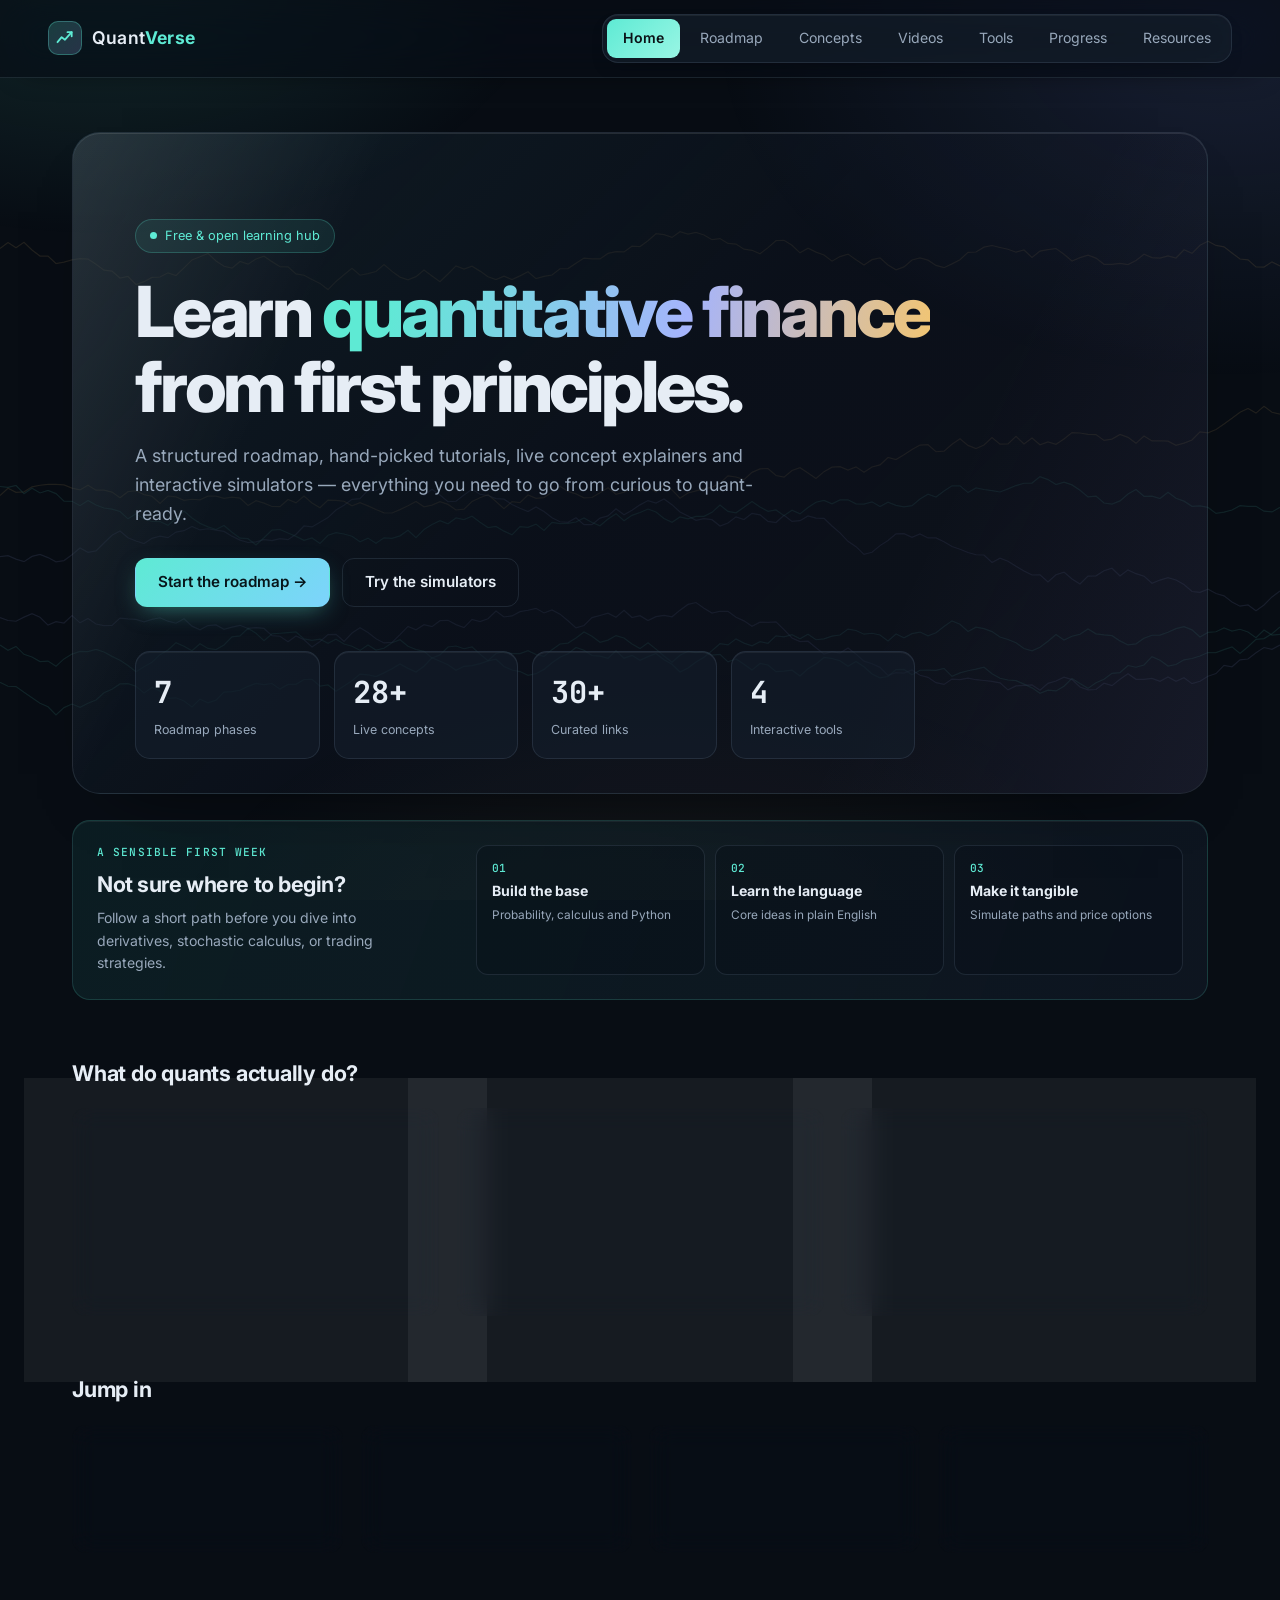
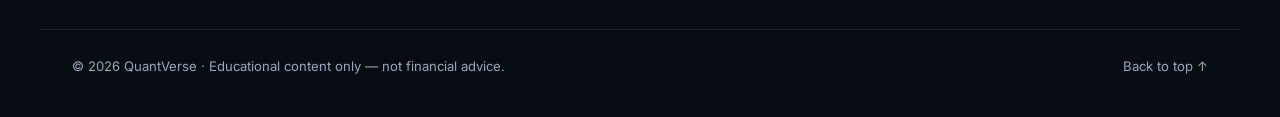
<file: index.html>
<!doctype html>
<html lang="en">
<head>
<meta charset="utf-8">
<meta name="viewport" content="width=device-width, initial-scale=1">
<title>QuantVerse — Learn Quantitative Finance</title>
<meta name="description" content="A free, curated hub to learn quantitative finance: roadmap, concepts, videos, tools and resources.">
<link rel="preconnect" href="https://fonts.googleapis.com">
<link rel="preconnect" href="https://fonts.gstatic.com" crossorigin>
<link href="https://fonts.googleapis.com/css2?family=Inter:wght@400;500;600;700;800&family=JetBrains+Mono:wght@400;500&display=swap" rel="stylesheet">
<link rel="stylesheet" href="styles.css">
</head>
<body>
<canvas id="bg" aria-hidden="true"></canvas>

<header class="topbar">
  <a class="brand" href="#home" data-tab="home">
    <span class="logo"><svg viewBox="0 0 24 24" width="20" height="20" fill="none" stroke="currentColor" stroke-width="2.2" stroke-linecap="round" stroke-linejoin="round"><path d="M3 17l5-6 4 3 8-9"/><path d="M15 5h5v5"/></svg></span>
    <span>Quant<b>Verse</b></span>
  </a>
  <nav class="tabs" id="tabs" role="tablist">
    <a href="#home" data-tab="home" role="tab">Home</a>
    <a href="#roadmap" data-tab="roadmap" role="tab">Roadmap</a>
    <a href="#concepts" data-tab="concepts" role="tab">Concepts</a>
    <a href="#videos" data-tab="videos" role="tab">Videos</a>
    <a href="#tools" data-tab="tools" role="tab">Tools</a>
    <a href="#progress" data-tab="progress" role="tab">Progress</a>
    <a href="#resources" data-tab="resources" role="tab">Resources</a>
    <span class="tab-ink" id="ink"></span>
  </nav>
  <button class="menu-btn" id="menuBtn" aria-label="Menu">☰</button>
</header>

<main>
<!-- HOME -->
<section class="view" id="home">
  <div class="hero">
    <div class="pill"><span class="dot"></span> Free &amp; open learning hub</div>
    <h1>Learn <span class="grad">quantitative finance</span><br>from first principles.</h1>
    <p class="lead">A structured roadmap, hand-picked tutorials, live concept explainers and interactive simulators — everything you need to go from curious to quant-ready.</p>
    <div class="cta">
      <a class="btn primary" href="#roadmap" data-tab="roadmap">Start the roadmap →</a>
      <a class="btn ghost" href="#tools" data-tab="tools">Try the simulators</a>
    </div>
    <div class="stats">
      <div><b data-count="7">0</b><span>Roadmap phases</span></div>
      <div><b data-count="28">0</b><span>Live concepts</span></div>
      <div><b data-count="30">0</b><span>Curated links</span></div>
      <div><b data-count="4">0</b><span>Interactive tools</span></div>
    </div>
  </div>

  <section class="start-panel">
    <div class="start-copy">
      <span class="eyebrow">A sensible first week</span>
      <h2>Not sure where to begin?</h2>
      <p>Follow a short path before you dive into derivatives, stochastic calculus, or trading strategies.</p>
    </div>
    <div class="start-steps">
      <a href="#roadmap" data-tab="roadmap"><span>01</span><strong>Build the base</strong><small>Probability, calculus and Python</small></a>
      <a href="#concepts" data-tab="concepts"><span>02</span><strong>Learn the language</strong><small>Core ideas in plain English</small></a>
      <a href="#tools" data-tab="tools"><span>03</span><strong>Make it tangible</strong><small>Simulate paths and price options</small></a>
    </div>
  </section>

  <h2 class="section-title">What do quants actually do?</h2>
  <div class="grid cols-3">
    <article class="card glow"><div class="ic" aria-hidden="true"><svg viewBox="0 0 24 24"><path d="M4 17l5-6 4 3 7-8"/><path d="M15 6h5v5"/></svg></div><h3>Quant Trading</h3><p>Design statistical strategies, manage risk and build alpha signals from data. Think stat-arb, market making and systematic macro.</p></article>
    <article class="card glow"><div class="ic" aria-hidden="true"><svg viewBox="0 0 24 24"><path d="M7 3v18M17 3v18M4 7h6M14 7h6M4 17h6M14 17h6"/><path d="M4 12h16"/></svg></div><h3>Derivatives Pricing</h3><p>Model options and structured products with stochastic calculus, PDEs and Monte Carlo to price and hedge risk.</p></article>
    <article class="card glow"><div class="ic" aria-hidden="true"><svg viewBox="0 0 24 24"><path d="M12 3l8 3v5c0 5-3.4 8.3-8 10-4.6-1.7-8-5-8-10V6l8-3z"/><path d="M8.5 12l2.2 2.2 4.8-5"/></svg></div><h3>Risk &amp; Portfolio</h3><p>Measure VaR, stress-test books and optimize portfolios under real-world constraints.</p></article>
  </div>

  <h2 class="section-title">Jump in</h2>
  <div class="grid cols-4">
    <a class="card link" href="#roadmap" data-tab="roadmap"><h3><span class="link-icon" aria-hidden="true">01</span>Roadmap</h3><p>Track your progress phase by phase.</p></a>
    <a class="card link" href="#concepts" data-tab="concepts"><h3><span class="link-icon" aria-hidden="true">02</span>Concepts</h3><p>Visual explainers pulled live from Wikipedia.</p></a>
    <a class="card link" href="#videos" data-tab="videos"><h3><span class="link-icon" aria-hidden="true">03</span>Videos</h3><p>Lectures &amp; channels worth your time.</p></a>
    <a class="card link" href="#resources" data-tab="resources"><h3><span class="link-icon" aria-hidden="true">04</span>Resources</h3><p>Books, papers, communities, libraries.</p></a>
  </div>
</section>

<!-- ROADMAP -->
<section class="view" id="roadmap">
  <div class="view-head">
    <div><h2>Learning Roadmap</h2><p class="muted">Tick topics as you learn. Progress is saved in your browser.</p></div>
    <div class="overall"><div class="ring" id="ring"><span id="ringText">0%</span></div></div>
  </div>
  <div class="timeline" id="timeline"></div>
</section>

<!-- CONCEPTS -->
<section class="view" id="concepts">
  <div class="view-head">
    <div><h2>Core Concepts</h2><p class="muted">Clear summaries, visualised with a focused learning system.</p></div>
    <input id="conceptSearch" class="search" type="search" placeholder="Filter concepts…">
  </div>
  <div class="grid cols-4" id="conceptGrid"></div>
</section>

<!-- VIDEOS -->
<section class="view" id="videos">
  <div class="view-head">
    <div><h2>Tutorials &amp; Videos</h2><p class="muted">Courses and YouTube searches/channels for each topic.</p></div>
  </div>
  <div class="chips" id="videoChips"></div>
  <div class="grid cols-3" id="videoGrid"></div>
</section>

<!-- TOOLS -->
<section class="view" id="tools">
  <div class="view-head">
    <div><h2>Interactive Tools</h2><p class="muted">Play with the maths. Everything runs locally in your browser.</p></div>
  </div>
  <div class="grid cols-2 tools">
    <article class="card panel">
      <h3>Monte Carlo · Geometric Brownian Motion</h3>
      <p class="muted small">dS = μS dt + σS dW — simulate possible price paths.</p>
      <div class="form" id="mcForm">
        <label>Spot S₀<input type="number" name="s0" value="100" step="1"></label>
        <label>Drift μ (%)<input type="number" name="mu" value="8" step="0.5"></label>
        <label>Vol σ (%)<input type="number" name="sigma" value="22" step="0.5"></label>
        <label>Years T<input type="number" name="T" value="1" step="0.25" min="0.1"></label>
        <label>Paths<input type="number" name="n" value="80" step="10" min="10" max="400"></label>
        <button class="btn primary" id="mcRun" type="button">Simulate</button>
      </div>
      <canvas id="mcCanvas" height="300"></canvas>
      <div class="kpis" id="mcStats"></div>
    </article>

    <article class="card panel">
      <h3>Black–Scholes Calculator</h3>
      <p class="muted small">European option price and Greeks.</p>
      <div class="form" id="bsForm">
        <label>Spot S<input type="number" name="S" value="100"></label>
        <label>Strike K<input type="number" name="K" value="105"></label>
        <label>Time T (yrs)<input type="number" name="T" value="0.5" step="0.05"></label>
        <label>Rate r (%)<input type="number" name="r" value="5" step="0.25"></label>
        <label>Vol σ (%)<input type="number" name="v" value="20" step="0.5"></label>
      </div>
      <div class="kpis big" id="bsOut"></div>
      <canvas id="payCanvas" height="200"></canvas>
    </article>

    <article class="card panel">
      <h3>Position Size Calculator</h3>
      <p class="muted small">Turn your risk limit into a sensible trade size.</p>
      <div class="form" id="positionForm">
        <label>Account value<input type="number" name="account" value="10000" min="0"></label>
        <label>Risk per trade (%)<input type="number" name="risk" value="1" min="0" step="0.25"></label>
        <label>Entry price<input type="number" name="entry" value="100" min="0" step="0.01"></label>
        <label>Stop price<input type="number" name="stop" value="95" min="0" step="0.01"></label>
      </div>
      <div class="kpis big" id="positionOut"></div>
    </article>

    <article class="card panel">
      <h3>Compound Growth Planner</h3>
      <p class="muted small">See how regular contributions change a long-term result.</p>
      <div class="form" id="growthForm">
        <label>Starting amount<input type="number" name="start" value="1000" min="0"></label>
        <label>Monthly contribution<input type="number" name="monthly" value="200" min="0"></label>
        <label>Annual return (%)<input type="number" name="return" value="8" step="0.5"></label>
        <label>Years<input type="number" name="years" value="10" min="1" max="60"></label>
      </div>
      <div class="kpis big" id="growthOut"></div>
    </article>
  </div>
</section>

<!-- PROGRESS -->
<section class="view" id="progress">
  <div class="view-head">
    <div><h2>Your learning dashboard</h2><p class="muted">Everything is saved locally in this browser.</p></div>
  </div>
  <div class="progress-hero card">
    <div><span class="eyebrow">Keep the streak alive</span><h3 id="progressHeadline">Your quant journey starts here.</h3><p class="muted" id="progressSummary"></p></div>
    <div class="ring" id="progressRing"><span id="progressRingText">0%</span></div>
  </div>
  <div class="grid cols-3 progress-grid" id="progressStats"></div>
  <div class="card next-step"><div><span class="eyebrow">Recommended next</span><h3 id="nextTopic">Open your roadmap</h3><p class="muted" id="nextTopicCopy">Start with the first unchecked topic and build momentum.</p></div><a class="btn primary" href="#roadmap" data-tab="roadmap">Continue learning →</a></div>
</section>

<!-- RESOURCES -->
<section class="view" id="resources">
  <div class="view-head">
    <div><h2>Resources</h2><p class="muted">Books, platforms, papers and libraries.</p></div>
    <input id="resSearch" class="search" type="search" placeholder="Search resources…">
  </div>
  <div id="resGroups"></div>
</section>
</main>

<footer class="footer">
  <span>© <span id="yr"></span> QuantVerse · Educational content only — not financial advice.</span>
  <a href="#home" data-tab="home">Back to top ↑</a>
</footer>

<script src="app.js"></script>
</body>
</html>
</file>
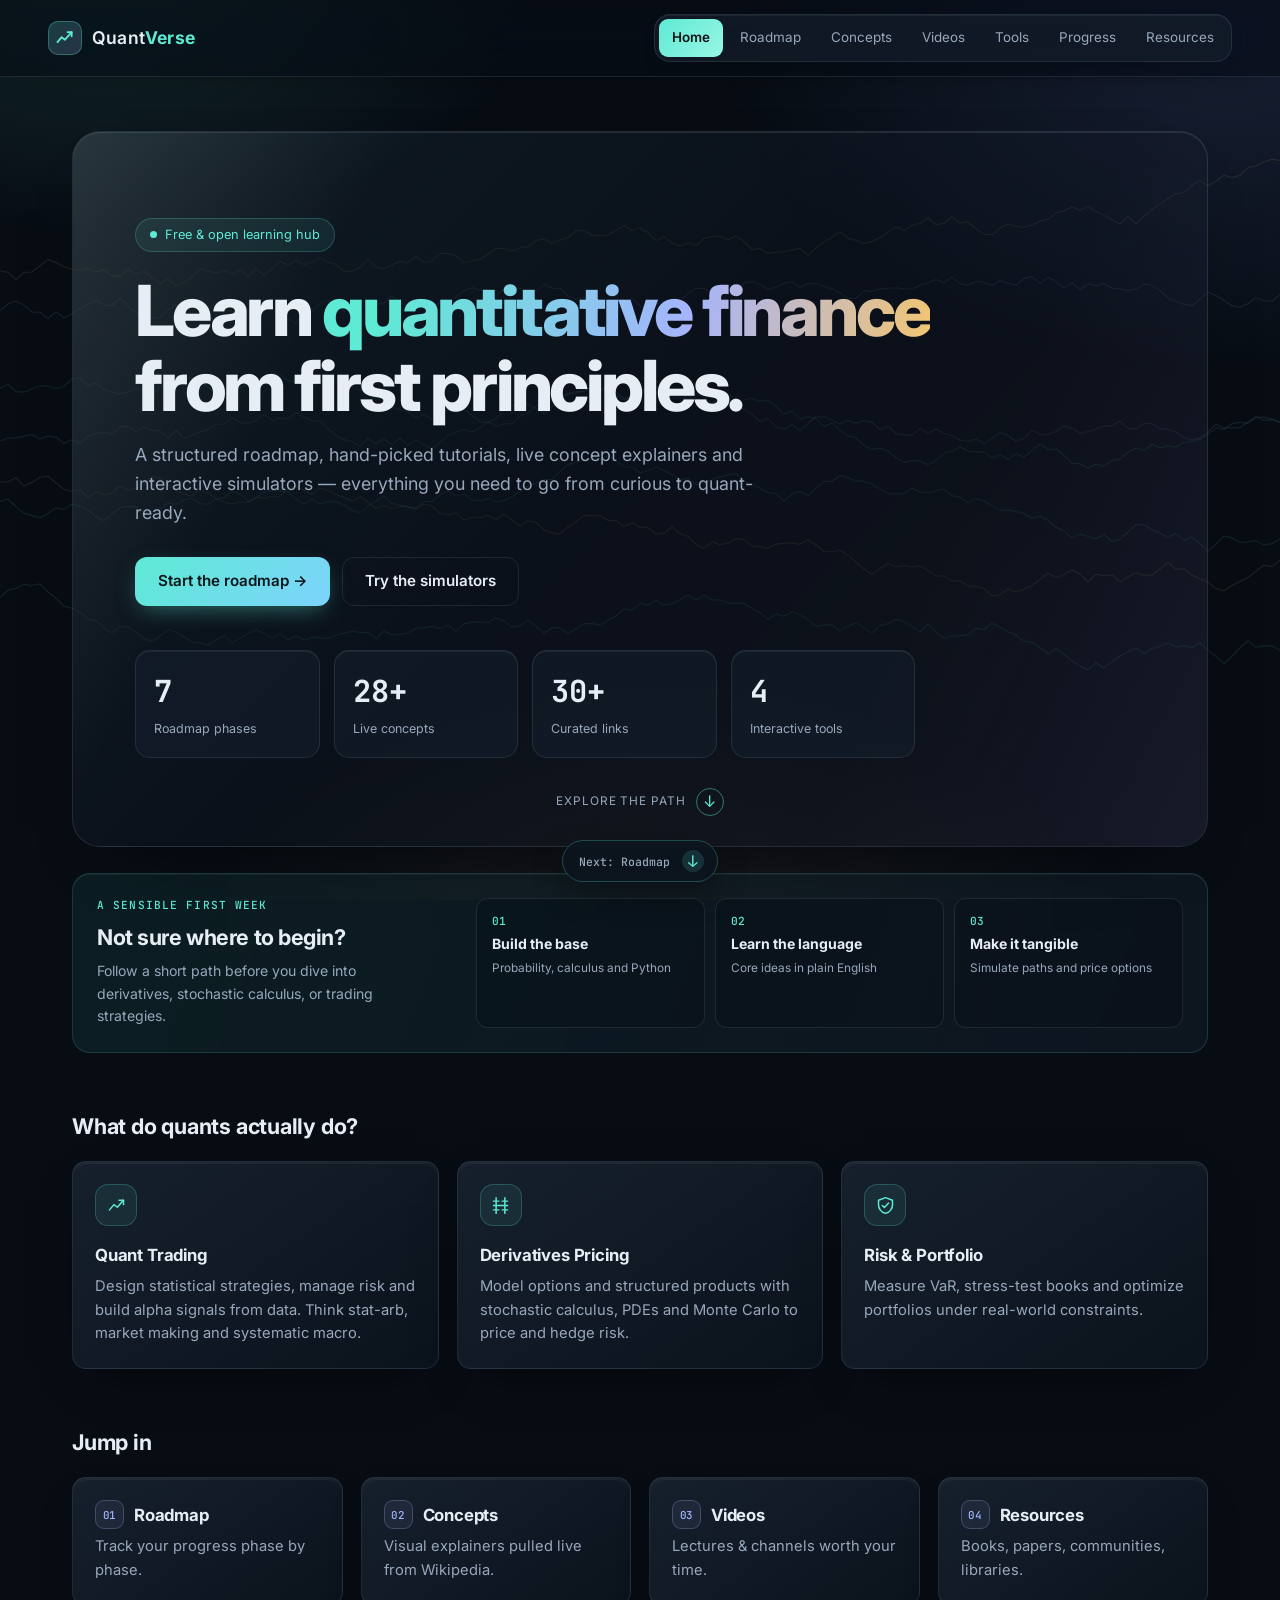
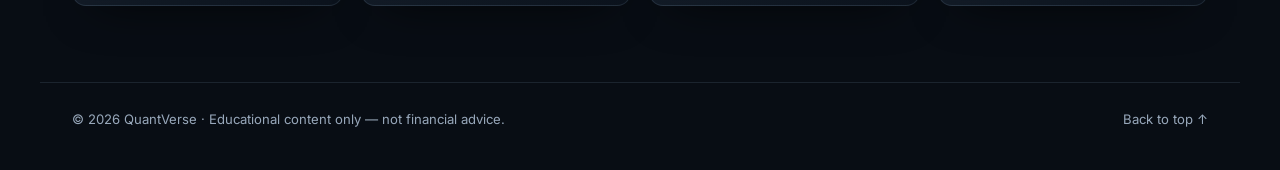
<file: quant_learn/index.html>
<!doctype html>
<html lang="en">
<head>
<meta charset="utf-8">
<meta name="viewport" content="width=device-width, initial-scale=1">
<title>QuantVerse — Learn Quantitative Finance</title>
<meta name="description" content="A free, curated hub to learn quantitative finance: roadmap, concepts, videos, tools and resources.">
<link rel="preconnect" href="https://fonts.googleapis.com">
<link rel="preconnect" href="https://fonts.gstatic.com" crossorigin>
<link href="https://fonts.googleapis.com/css2?family=Inter:wght@400;500;600;700;800&family=JetBrains+Mono:wght@400;500&display=swap" rel="stylesheet">
<link rel="icon" href="data:image/svg+xml,%3Csvg xmlns='http://www.w3.org/2000/svg' viewBox='0 0 64 64'%3E%3Crect width='64' height='64' rx='16' fill='%2314212c'/%3E%3Cpath d='M13 44l13-16 10 8 15-18' fill='none' stroke='%235eead4' stroke-width='6' stroke-linecap='round' stroke-linejoin='round'/%3E%3Cpath d='M40 18h11v11' fill='none' stroke='%235eead4' stroke-width='6' stroke-linecap='round' stroke-linejoin='round'/%3E%3C/svg%3E">
<link rel="stylesheet" href="styles.css">
</head>
<body>
<canvas id="bg" aria-hidden="true"></canvas>

<header class="topbar">
  <a class="brand" href="#home" data-tab="home">
    <span class="logo"><svg viewBox="0 0 24 24" width="20" height="20" fill="none" stroke="currentColor" stroke-width="2.2" stroke-linecap="round" stroke-linejoin="round"><path d="M3 17l5-6 4 3 8-9"/><path d="M15 5h5v5"/></svg></span>
    <span>Quant<b>Verse</b></span>
  </a>
  <nav class="tabs" id="tabs" role="tablist">
    <a href="#home" data-tab="home" role="tab">Home</a>
    <a href="#roadmap" data-tab="roadmap" role="tab">Roadmap</a>
    <a href="#concepts" data-tab="concepts" role="tab">Concepts</a>
    <a href="#videos" data-tab="videos" role="tab">Videos</a>
    <a href="#tools" data-tab="tools" role="tab">Tools</a>
    <a href="#progress" data-tab="progress" role="tab">Progress</a>
    <a href="#resources" data-tab="resources" role="tab">Resources</a>
    <span class="tab-ink" id="ink"></span>
  </nav>
  <button class="menu-btn" id="menuBtn" aria-label="Menu">☰</button>
</header>

<main>
<!-- HOME -->
<section class="view" id="home">
  <div class="hero">
    <div class="pill"><span class="dot"></span> Free &amp; open learning hub</div>
    <h1>Learn <span class="grad">quantitative finance</span><br>from first principles.</h1>
    <p class="lead">A structured roadmap, hand-picked tutorials, live concept explainers and interactive simulators — everything you need to go from curious to quant-ready.</p>
    <div class="cta">
      <a class="btn primary" href="#roadmap" data-tab="roadmap">Start the roadmap →</a>
      <a class="btn ghost" href="#tools" data-tab="tools">Try the simulators</a>
    </div>
    <div class="stats">
      <div><b data-count="7">0</b><span>Roadmap phases</span></div>
      <div><b data-count="28">0</b><span>Live concepts</span></div>
      <div><b data-count="30">0</b><span>Curated links</span></div>
      <div><b data-count="4">0</b><span>Interactive tools</span></div>
    </div>
    <a class="scroll-cue" href="#start-here" aria-label="Scroll to the next section"><span>Explore the path</span><span class="scroll-arrow">↓</span></a>
  </div>

  <section class="start-panel" id="start-here">
    <div class="start-copy">
      <span class="eyebrow">A sensible first week</span>
      <h2>Not sure where to begin?</h2>
      <p>Follow a short path before you dive into derivatives, stochastic calculus, or trading strategies.</p>
    </div>
    <div class="start-steps">
      <a href="#roadmap" data-tab="roadmap"><span>01</span><strong>Build the base</strong><small>Probability, calculus and Python</small></a>
      <a href="#concepts" data-tab="concepts"><span>02</span><strong>Learn the language</strong><small>Core ideas in plain English</small></a>
      <a href="#tools" data-tab="tools"><span>03</span><strong>Make it tangible</strong><small>Simulate paths and price options</small></a>
    </div>
  </section>

  <h2 class="section-title">What do quants actually do?</h2>
  <div class="grid cols-3">
    <article class="card glow"><div class="ic" aria-hidden="true"><svg viewBox="0 0 24 24"><path d="M4 17l5-6 4 3 7-8"/><path d="M15 6h5v5"/></svg></div><h3>Quant Trading</h3><p>Design statistical strategies, manage risk and build alpha signals from data. Think stat-arb, market making and systematic macro.</p></article>
    <article class="card glow"><div class="ic" aria-hidden="true"><svg viewBox="0 0 24 24"><path d="M7 3v18M17 3v18M4 7h6M14 7h6M4 17h6M14 17h6"/><path d="M4 12h16"/></svg></div><h3>Derivatives Pricing</h3><p>Model options and structured products with stochastic calculus, PDEs and Monte Carlo to price and hedge risk.</p></article>
    <article class="card glow"><div class="ic" aria-hidden="true"><svg viewBox="0 0 24 24"><path d="M12 3l8 3v5c0 5-3.4 8.3-8 10-4.6-1.7-8-5-8-10V6l8-3z"/><path d="M8.5 12l2.2 2.2 4.8-5"/></svg></div><h3>Risk &amp; Portfolio</h3><p>Measure VaR, stress-test books and optimize portfolios under real-world constraints.</p></article>
  </div>

  <h2 class="section-title">Jump in</h2>
  <div class="grid cols-4">
    <a class="card link" href="#roadmap" data-tab="roadmap"><h3><span class="link-icon" aria-hidden="true">01</span>Roadmap</h3><p>Track your progress phase by phase.</p></a>
    <a class="card link" href="#concepts" data-tab="concepts"><h3><span class="link-icon" aria-hidden="true">02</span>Concepts</h3><p>Visual explainers pulled live from Wikipedia.</p></a>
    <a class="card link" href="#videos" data-tab="videos"><h3><span class="link-icon" aria-hidden="true">03</span>Videos</h3><p>Lectures &amp; channels worth your time.</p></a>
    <a class="card link" href="#resources" data-tab="resources"><h3><span class="link-icon" aria-hidden="true">04</span>Resources</h3><p>Books, papers, communities, libraries.</p></a>
  </div>
</section>

<!-- ROADMAP -->
<section class="view" id="roadmap">
  <div class="view-head">
    <div><h2>Learning Roadmap</h2><p class="muted">Tick topics as you learn. Progress is saved in your browser.</p></div>
    <div class="overall"><div class="ring" id="ring"><span id="ringText">0%</span></div></div>
  </div>
  <div class="timeline" id="timeline"></div>
</section>

<!-- CONCEPTS -->
<section class="view" id="concepts">
  <div class="view-head">
    <div><h2>Core Concepts</h2><p class="muted">Clear summaries, visualised with a focused learning system.</p></div>
    <input id="conceptSearch" class="search" type="search" placeholder="Filter concepts…">
  </div>
  <div class="grid cols-4" id="conceptGrid"></div>
</section>

<!-- VIDEOS -->
<section class="view" id="videos">
  <div class="view-head">
    <div><h2>Tutorials &amp; Videos</h2><p class="muted">Courses and YouTube searches/channels for each topic.</p></div>
  </div>
  <div class="chips" id="videoChips"></div>
  <div class="grid cols-3" id="videoGrid"></div>
</section>

<!-- TOOLS -->
<section class="view" id="tools">
  <div class="view-head">
    <div><h2>Interactive Tools</h2><p class="muted">Play with the maths. Everything runs locally in your browser.</p></div>
  </div>
  <div class="grid cols-2 tools">
    <article class="card panel">
      <div class="tool-title"><h3>Monte Carlo · Geometric Brownian Motion</h3><button class="help-btn" type="button" aria-label="Explain Monte Carlo tool" data-help="Simulates many possible price paths using geometric Brownian motion. Change drift, volatility, time, and path count to see how uncertainty changes.">?</button></div>
      <p class="muted small">dS = μS dt + σS dW — simulate possible price paths.</p>
      <div class="form" id="mcForm">
        <label>Spot S₀<input type="number" name="s0" value="100" step="1"></label>
        <label>Drift μ (%)<input type="number" name="mu" value="8" step="0.5"></label>
        <label>Vol σ (%)<input type="number" name="sigma" value="22" step="0.5"></label>
        <label>Years T<input type="number" name="T" value="1" step="0.25" min="0.1"></label>
        <label>Paths<input type="number" name="n" value="80" step="10" min="10" max="400"></label>
        <button class="btn primary" id="mcRun" type="button">Simulate</button>
      </div>
      <div class="chart-wrap"><canvas id="mcCanvas" height="300"></canvas><span class="chart-crosshair"></span><span class="chart-tooltip"></span><button class="expand-btn" type="button" data-graph="mcCanvas" aria-label="Open Monte Carlo graph fullscreen">↗</button></div>
      <div class="kpis" id="mcStats"></div>
    </article>

    <article class="card panel">
      <div class="tool-title"><h3>Black–Scholes Calculator</h3><button class="help-btn" type="button" aria-label="Explain Black-Scholes tool" data-help="Prices a European call and put, then shows the main Greeks. Try changing spot, strike, time, rate, or volatility and watch the outputs update.">?</button></div>
      <p class="muted small">European option price and Greeks.</p>
      <div class="form" id="bsForm">
        <label>Spot S<input type="number" name="S" value="100"></label>
        <label>Strike K<input type="number" name="K" value="105"></label>
        <label>Time T (yrs)<input type="number" name="T" value="0.5" step="0.05"></label>
        <label>Rate r (%)<input type="number" name="r" value="5" step="0.25"></label>
        <label>Vol σ (%)<input type="number" name="v" value="20" step="0.5"></label>
      </div>
      <div class="kpis big" id="bsOut"></div>
      <div class="chart-wrap"><canvas id="payCanvas" height="200"></canvas><span class="chart-crosshair"></span><span class="chart-tooltip"></span><button class="expand-btn" type="button" data-graph="payCanvas" aria-label="Open Black-Scholes graph fullscreen">↗</button></div>
    </article>

    <article class="card panel">
      <div class="tool-title"><h3>Position Size Calculator</h3><button class="help-btn" type="button" aria-label="Explain position size tool" data-help="Calculates how many units you can trade while keeping the amount at risk fixed if the stop is hit. It is a planning aid, not a trade recommendation.">?</button></div>
      <p class="muted small">Turn your risk limit into a sensible trade size.</p>
      <div class="form" id="positionForm">
        <label>Account value<input type="number" name="account" value="10000" min="0"></label>
        <label>Risk per trade (%)<input type="number" name="risk" value="1" min="0" step="0.25"></label>
        <label>Entry price<input type="number" name="entry" value="100" min="0" step="0.01"></label>
        <label>Stop price<input type="number" name="stop" value="95" min="0" step="0.01"></label>
      </div>
      <div class="kpis big" id="positionOut"></div>
    </article>

    <article class="card panel">
      <div class="tool-title"><h3>Compound Growth Planner</h3><button class="help-btn" type="button" aria-label="Explain compound growth tool" data-help="Projects a balance with monthly contributions and a constant annual return. Real returns vary, so use this to understand assumptions rather than predict performance.">?</button></div>
      <p class="muted small">See how regular contributions change a long-term result.</p>
      <div class="form" id="growthForm">
        <label>Starting amount<input type="number" name="start" value="1000" min="0"></label>
        <label>Monthly contribution<input type="number" name="monthly" value="200" min="0"></label>
        <label>Annual return (%)<input type="number" name="return" value="8" step="0.5"></label>
        <label>Years<input type="number" name="years" value="10" min="1" max="60"></label>
      </div>
      <div class="kpis big" id="growthOut"></div>
    </article>
  </div>
</section>

<div class="graph-modal" id="graphModal" hidden role="dialog" aria-modal="true" aria-labelledby="graphModalTitle">
  <div class="graph-dialog">
    <div class="graph-dialog-head"><div><h2 id="graphModalTitle">Graph detail</h2><span class="graph-coordinates" id="graphCoordinates">Move over the chart to inspect coordinates</span></div><button class="modal-close" id="graphClose" type="button" aria-label="Close graph">×</button></div>
    <div class="graph-toolbar">
      <button type="button" id="zoomOut" aria-label="Zoom out">−</button>
      <span id="zoomLevel">100%</span>
      <button type="button" id="zoomIn" aria-label="Zoom in">+</button>
      <button type="button" id="zoomReset">Reset view</button>
      <span class="graph-hint">Scroll to zoom · drag to pan</span>
    </div>
    <div class="graph-viewport" id="graphViewport"><canvas id="graphPreview" aria-label="Expanded interactive graph"></canvas></div>
  </div>
</div>

<!-- PROGRESS -->
<section class="view" id="progress">
  <div class="view-head">
    <div><h2>Your learning dashboard</h2><p class="muted">Everything is saved locally in this browser.</p></div>
  </div>
  <div class="progress-hero card">
    <div><span class="eyebrow">Keep the streak alive</span><h3 id="progressHeadline">Your quant journey starts here.</h3><p class="muted" id="progressSummary"></p></div>
    <div class="ring" id="progressRing"><span id="progressRingText">0%</span></div>
  </div>
  <div class="grid cols-3 progress-grid" id="progressStats"></div>
  <div class="card next-step"><div><span class="eyebrow">Recommended next</span><h3 id="nextTopic">Open your roadmap</h3><p class="muted" id="nextTopicCopy">Start with the first unchecked topic and build momentum.</p></div><a class="btn primary" href="#roadmap" data-tab="roadmap">Continue learning →</a></div>
</section>

<!-- RESOURCES -->
<section class="view" id="resources">
  <div class="view-head">
    <div><h2>Resources</h2><p class="muted">Books, platforms, papers and libraries.</p></div>
    <input id="resSearch" class="search" type="search" placeholder="Search resources…">
  </div>
  <div id="resGroups"></div>
</section>
</main>

<footer class="footer">
  <span>© <span id="yr"></span> QuantVerse · Educational content only — not financial advice.</span>
  <a href="#home" data-tab="home">Back to top ↑</a>
</footer>
<button class="next-tab" id="nextTab" type="button" aria-label="Go to next section"><span id="nextTabLabel">Next: Roadmap</span><span class="next-tab-arrow">↓</span></button>

<script src="app.js"></script>
</body>
</html>
</file>
<file: styles.css>
:root{
  --bg:#080d14;
  --bg-2:#0e151f;
  --surface:rgba(20,29,41,.68);
  --surface-2:rgba(29,40,55,.72);
  --line:rgba(151,177,204,.14);
  --line-strong:rgba(174,209,231,.24);
  --text:#e6edf5;
  --muted:#98a8bb;
  --teal:#5eead4;
  --teal-d:#2dd4bf;
  --violet:#a5b4fc;
  --amber:#f2c572;
  --rose:#f2a1b3;
  --radius:16px;
  --shadow:0 18px 48px -24px rgba(0,0,0,.8);
  --mono:'JetBrains Mono',ui-monospace,monospace;
}
*{box-sizing:border-box;margin:0;padding:0}
html{scroll-behavior:smooth}
body{
  font-family:'Inter',system-ui,sans-serif;
  background:var(--bg);color:var(--text);
  line-height:1.6;-webkit-font-smoothing:antialiased;
  min-height:100vh;overflow-x:hidden;
}
body::before{ /* soft ambient light */
  content:"";position:fixed;inset:0;z-index:-1;pointer-events:none;
  background:
    radial-gradient(700px 420px at 8% -4%,rgba(94,234,212,.13),transparent 65%),
    radial-gradient(780px 520px at 96% 4%,rgba(125,154,255,.13),transparent 66%),
    radial-gradient(760px 480px at 52% 110%,rgba(242,197,114,.07),transparent 68%);
}
#bg{position:fixed;inset:0;width:100%;height:100%;z-index:-2;opacity:.3}
a{color:inherit;text-decoration:none}
::selection{background:rgba(94,234,212,.25)}
::-webkit-scrollbar{width:10px}::-webkit-scrollbar-thumb{background:#262f3d;border-radius:10px}

/* Topbar */
.topbar{
  position:sticky;top:0;z-index:50;
  display:flex;align-items:center;justify-content:space-between;gap:20px;
  padding:14px clamp(16px,4vw,48px);
  background:rgba(8,13,20,.66);backdrop-filter:blur(22px) saturate(155%);
  -webkit-backdrop-filter:blur(22px) saturate(155%);
  border-bottom:1px solid rgba(174,209,231,.12);
  box-shadow:0 12px 32px -26px rgba(0,0,0,.9);
}
.brand{display:flex;align-items:center;gap:10px;font-weight:600;letter-spacing:.2px;font-size:1.1rem}
.brand b{color:var(--teal)}
.logo{display:grid;place-items:center;width:34px;height:34px;border-radius:10px;
  background:linear-gradient(135deg,rgba(94,234,212,.2),rgba(165,180,252,.2));
  border:1px solid rgba(94,234,212,.3);color:var(--teal)}
.tabs{position:relative;display:flex;gap:4px;padding:4px;border-radius:16px;background:rgba(26,37,51,.52);border:1px solid var(--line);box-shadow:inset 0 1px 0 rgba(255,255,255,.06),0 8px 26px -18px rgba(0,0,0,.8);backdrop-filter:blur(18px);-webkit-backdrop-filter:blur(18px)}
.tabs a{position:relative;z-index:1;padding:8px 16px;border-radius:11px;font-size:.88rem;color:var(--muted);transition:color .2s,transform .2s}
.tabs a:hover{transform:translateY(-1px)}
.tabs a:hover{color:var(--text)}
.tabs a.active{color:#0b1015;font-weight:600}
.tab-ink{position:absolute;z-index:0;top:4px;bottom:4px;left:0;width:0;border-radius:9px;
  background:linear-gradient(135deg,var(--teal),#99f6e4);transition:left .3s cubic-bezier(.4,0,.2,1),width .3s cubic-bezier(.4,0,.2,1)}
.menu-btn{display:none;background:var(--surface);border:1px solid var(--line);color:var(--text);border-radius:10px;padding:6px 12px;font-size:1.1rem;cursor:pointer}

/* Layout */
main{max-width:1200px;margin:0 auto;padding:54px clamp(16px,4vw,32px) 76px}
.view{display:none;animation:fade .45s ease}
.view.active{display:block}
@keyframes fade{from{opacity:0;transform:translateY(10px)}to{opacity:1;transform:none}}
.view-head{display:flex;justify-content:space-between;align-items:flex-end;gap:20px;flex-wrap:wrap;margin-bottom:26px}
.view-head h2{font-size:clamp(1.6rem,3vw,2.2rem);letter-spacing:-.02em}
.muted{color:var(--muted)}.small{font-size:.85rem}
.section-title{font-size:1.35rem;margin:56px 0 18px;letter-spacing:-.01em}
.grid{display:grid;gap:18px}
.cols-2{grid-template-columns:repeat(2,1fr)}
.cols-3{grid-template-columns:repeat(3,1fr)}
.cols-4{grid-template-columns:repeat(4,1fr)}

/* Hero */
.hero{position:relative;padding:clamp(32px,7vw,86px) clamp(22px,5vw,62px) 34px;border:1px solid rgba(174,209,231,.13);border-radius:28px;background:linear-gradient(135deg,rgba(20,38,48,.58),rgba(17,24,39,.32) 48%,rgba(31,28,47,.28));box-shadow:inset 0 1px 0 rgba(255,255,255,.1),0 30px 70px -50px rgba(0,0,0,.95);overflow:hidden}
.hero::before{content:"";position:absolute;inset:0;background:linear-gradient(115deg,rgba(255,255,255,.1),transparent 22%,transparent 72%,rgba(165,180,252,.06));pointer-events:none}
.hero>*{position:relative}
.pill{display:inline-flex;align-items:center;gap:8px;padding:6px 14px;border-radius:999px;font-size:.8rem;color:var(--teal);
  background:rgba(94,234,212,.08);border:1px solid rgba(94,234,212,.22)}
.dot{width:7px;height:7px;border-radius:50%;background:var(--teal);box-shadow:0 0 0 0 rgba(94,234,212,.6);animation:pulse 2s infinite}
@keyframes pulse{70%{box-shadow:0 0 0 9px rgba(94,234,212,0)}100%{box-shadow:0 0 0 0 rgba(94,234,212,0)}}
.hero h1{max-width:900px;font-size:clamp(2.3rem,6vw,4.4rem);line-height:1.06;letter-spacing:-.045em;margin:22px 0 18px;font-weight:800}
.grad{background:linear-gradient(100deg,var(--teal) 10%,var(--violet) 60%,var(--amber));-webkit-background-clip:text;background-clip:text;color:transparent}
.lead{max-width:640px;color:var(--muted);font-size:1.12rem}
.cta{display:flex;gap:12px;flex-wrap:wrap;margin:30px 0 44px}
.btn{display:inline-flex;align-items:center;justify-content:center;gap:8px;padding:11px 22px;border-radius:12px;font-weight:600;font-size:.95rem;cursor:pointer;border:1px solid transparent;transition:transform .2s,box-shadow .2s,background .2s;font-family:inherit}
.btn.primary{background:linear-gradient(135deg,var(--teal),#7dd3fc);color:#07151a;box-shadow:0 8px 24px -8px rgba(94,234,212,.5)}
.btn.primary:hover{transform:translateY(-2px);box-shadow:0 12px 28px -8px rgba(94,234,212,.6)}
.btn.ghost{background:transparent;border-color:var(--line);color:var(--text)}
.btn.ghost:hover{background:var(--surface);border-color:#33404f}
.btn:focus-visible,.tabs a:focus-visible,.search:focus-visible,.chip:focus-visible,.form input:focus-visible{outline:2px solid var(--teal);outline-offset:3px}
.stats{display:grid;grid-template-columns:repeat(4,1fr);gap:14px;max-width:780px}
.stats div{padding:16px 18px;border-radius:15px;background:rgba(22,32,45,.58);border:1px solid var(--line);box-shadow:inset 0 1px 0 rgba(255,255,255,.06)}
.stats b{display:block;font-size:1.9rem;font-weight:700;color:var(--text);font-family:var(--mono)}
.stats span{font-size:.78rem;color:var(--muted)}
.start-panel{display:grid;grid-template-columns:minmax(220px,.8fr) 1.6fr;gap:26px;align-items:stretch;margin-top:26px;padding:24px;border:1px solid rgba(94,234,212,.16);border-radius:18px;background:linear-gradient(110deg,rgba(17,52,55,.42),rgba(17,25,38,.68));box-shadow:inset 0 1px 0 rgba(255,255,255,.06)}
.eyebrow{display:block;margin-bottom:8px;color:var(--teal);font:500 .7rem var(--mono);letter-spacing:.1em;text-transform:uppercase}
.start-copy{display:flex;flex-direction:column;justify-content:center}
.start-copy h2{font-size:1.35rem;letter-spacing:-.02em;margin-bottom:6px}
.start-copy p{color:var(--muted);font-size:.88rem;max-width:330px}
.start-steps{display:grid;grid-template-columns:repeat(3,1fr);gap:10px}
.start-steps a{display:flex;flex-direction:column;gap:5px;padding:15px;border:1px solid var(--line);border-radius:12px;background:rgba(7,14,22,.34);transition:.2s}
.start-steps a:hover{transform:translateY(-2px);border-color:rgba(94,234,212,.4);background:rgba(26,46,57,.56)}
.start-steps span{color:var(--teal);font:500 .7rem var(--mono)}
.start-steps strong{font-size:.88rem}
.start-steps small{color:var(--muted);font-size:.74rem;line-height:1.45}

/* Cards */
.card{position:relative;background:linear-gradient(145deg,rgba(25,36,49,.86),rgba(12,19,29,.9));border:1px solid var(--line);border-radius:14px;padding:22px;box-shadow:var(--shadow),inset 0 1px 0 rgba(255,255,255,.045);backdrop-filter:blur(12px) saturate(115%);-webkit-backdrop-filter:blur(12px) saturate(115%);transition:transform .25s,border-color .25s,box-shadow .25s}
.card::before{content:"";position:absolute;inset:1px;border-radius:inherit;border-top:1px solid rgba(255,255,255,.06);pointer-events:none}
.card h3{font-size:1.05rem;margin-bottom:6px;letter-spacing:-.01em}
.card p{color:var(--muted);font-size:.92rem}
.card .ic{display:grid;place-items:center;width:42px;height:42px;margin-bottom:16px;border:1px solid rgba(94,234,212,.22);border-radius:13px;background:rgba(94,234,212,.08);color:var(--teal)}
.card .ic svg{width:21px;height:21px;fill:none;stroke:currentColor;stroke-width:1.7;stroke-linecap:round;stroke-linejoin:round}
.link h3{display:flex;align-items:center;gap:10px}
.link-icon{display:inline-grid;place-items:center;width:29px;height:29px;border:1px solid rgba(165,180,252,.25);border-radius:9px;color:var(--violet);font:500 .68rem var(--mono);letter-spacing:-.04em;background:rgba(165,180,252,.08)}
.card.link:hover,.card.glow:hover{transform:translateY(-4px);border-color:rgba(94,234,212,.35);box-shadow:0 18px 40px -18px rgba(94,234,212,.25)}
.card.glow{position:relative;overflow:hidden}
.card.glow::after{content:"";position:absolute;inset:0;background:radial-gradient(260px 120px at var(--mx,50%) var(--my,0%),rgba(94,234,212,.09),transparent 70%);opacity:0;transition:.3s;pointer-events:none}
.card.glow:hover::after{opacity:1}

/* Roadmap */
.overall .ring{--p:0;width:78px;height:78px;border-radius:50%;display:grid;place-items:center;
  background:conic-gradient(var(--teal) calc(var(--p)*1%),var(--surface-2) 0);position:relative;font-family:var(--mono);font-size:.9rem}
.ring::before{content:"";position:absolute;inset:7px;border-radius:50%;background:var(--bg)}
.ring span{position:relative}
.timeline{position:relative;display:grid;gap:18px;padding-left:34px}
.timeline::before{content:"";position:absolute;left:11px;top:8px;bottom:8px;width:2px;background:linear-gradient(var(--teal),var(--violet),var(--amber));opacity:.35;border-radius:2px}
.phase{position:relative}
.phase::before{content:attr(data-n);position:absolute;left:-34px;top:20px;width:24px;height:24px;border-radius:50%;display:grid;place-items:center;
  font-size:.72rem;font-weight:700;font-family:var(--mono);background:var(--bg);border:2px solid var(--teal);color:var(--teal)}
.phase.done::before{background:var(--teal);color:#07151a}
.phase header{display:flex;justify-content:space-between;gap:14px;align-items:center;cursor:pointer}
.phase h3{font-size:1.1rem}
.phase .meta{font-size:.78rem;color:var(--muted);font-family:var(--mono)}
.bar{height:5px;border-radius:5px;background:var(--surface-2);margin:12px 0 0;overflow:hidden}
.bar i{display:block;height:100%;width:0;background:linear-gradient(90deg,var(--teal),var(--violet));transition:width .5s}
.phase .body{display:grid;grid-template-rows:0fr;transition:grid-template-rows .4s ease}
.phase.open .body{grid-template-rows:1fr}
.phase .body>div{overflow:hidden}
.phase .desc{margin-top:14px}
.topics{list-style:none;display:grid;grid-template-columns:repeat(2,1fr);gap:8px;margin:14px 0 6px}
.topics label{display:flex;align-items:center;gap:10px;padding:9px 12px;border-radius:10px;background:var(--surface-2);border:1px solid transparent;cursor:pointer;font-size:.9rem;transition:.2s}
.topics label:hover{border-color:#334154}
.topics input{appearance:none;width:17px;height:17px;border-radius:5px;border:1.5px solid #3b4859;display:grid;place-items:center;flex:none;transition:.2s;cursor:pointer}
.topics input:checked{background:var(--teal);border-color:var(--teal)}
.topics input:checked::after{content:"✓";font-size:.7rem;color:#07151a;font-weight:800}
.topics input:checked+span{color:var(--muted);text-decoration:line-through;text-decoration-color:#4a586b}
.tags{display:flex;gap:8px;flex-wrap:wrap;margin-top:10px}
.tag{font-size:.74rem;padding:3px 10px;border-radius:999px;border:1px solid var(--line);color:var(--muted)}
.tag a:hover{color:var(--teal)}

/* Inputs */
.search{background:rgba(25,36,50,.62);border:1px solid var(--line);border-radius:13px;padding:11px 16px;color:var(--text);min-width:260px;font:inherit;outline:none;backdrop-filter:blur(14px);-webkit-backdrop-filter:blur(14px);transition:.2s}
.search:focus,.form input:focus{border-color:rgba(94,234,212,.5);box-shadow:0 0 0 3px rgba(94,234,212,.1)}

/* Concept cards */
.concept{padding:0;overflow:hidden;display:flex;flex-direction:column}
.concept .thumb{height:140px;background:var(--surface-2);position:relative;overflow:hidden}
.concept .thumb img{width:100%;height:100%;object-fit:cover;opacity:0;transition:opacity .6s,transform .6s;filter:saturate(.85) brightness(.85)}
.concept .thumb img.loaded{opacity:1}
.concept .thumb img{filter:saturate(.9) contrast(1.02) brightness(.8)}
.concept:hover .thumb img{transform:scale(1.06)}
.concept .thumb.fallback{display:grid;place-items:center;color:var(--teal);background:radial-gradient(circle at 50% 35%,rgba(94,234,212,.12),transparent 58%),var(--surface-2)}
.concept .thumb.fallback svg{width:54px;height:54px;fill:none;stroke:currentColor;stroke-width:1.1;stroke-linecap:round;stroke-linejoin:round;opacity:.82}
.concept .thumb::after{content:"";position:absolute;inset:0;background:linear-gradient(transparent 40%,var(--surface))}
.concept .txt{padding:16px 18px 18px;display:flex;flex-direction:column;gap:6px;flex:1}
.concept h3{font-size:1rem}
.concept p{font-size:.84rem;display:-webkit-box;-webkit-line-clamp:4;-webkit-box-orient:vertical;overflow:hidden}
.concept .more{margin-top:auto;padding-top:6px;font-size:.82rem;color:var(--teal)}
.skeleton{background:linear-gradient(90deg,var(--surface-2) 25%,#202938 50%,var(--surface-2) 75%);background-size:200% 100%;animation:shimmer 1.4s infinite}
@keyframes shimmer{to{background-position:-200% 0}}

/* Videos */
.chips{display:flex;gap:8px;flex-wrap:wrap;margin-bottom:22px}
.chip{padding:7px 16px;border-radius:999px;font-size:.84rem;background:rgba(25,36,50,.58);border:1px solid var(--line);color:var(--muted);cursor:pointer;transition:.2s;font-family:inherit;backdrop-filter:blur(12px);-webkit-backdrop-filter:blur(12px)}
.chip:hover{color:var(--text)}
.chip.on{background:rgba(94,234,212,.12);border-color:rgba(94,234,212,.4);color:var(--teal)}
.video{padding:0;overflow:hidden;display:flex;flex-direction:column}
.video .cover{height:150px;position:relative;display:grid;place-items:center;overflow:hidden;background-size:cover!important;background-position:center}
.video .cover img{position:absolute;inset:0;width:100%;height:100%;object-fit:cover;opacity:.72;filter:saturate(.82) contrast(1.05);transition:transform .45s,opacity .3s}
.video:hover .cover img{transform:scale(1.04);opacity:.86}
.video .cover::before{content:"";position:absolute;inset:0;background-image:linear-gradient(rgba(255,255,255,.04) 1px,transparent 1px),linear-gradient(90deg,rgba(255,255,255,.04) 1px,transparent 1px);background-size:24px 24px}
.video .play{position:relative;width:54px;height:54px;border-radius:50%;display:grid;place-items:center;background:rgba(13,17,23,.65);backdrop-filter:blur(6px);border:1px solid rgba(255,255,255,.2);transition:transform .25s}
.video:hover .play{transform:scale(1.12)}
.video .play svg{margin-left:3px}
.video .badge{position:absolute;top:12px;left:12px;font-size:.7rem;padding:3px 10px;border-radius:999px;background:rgba(13,17,23,.7);border:1px solid rgba(255,255,255,.12);font-family:var(--mono)}
.video .txt{padding:16px 18px 18px}
.video h3{font-size:.98rem}
.video .by{font-size:.8rem;color:var(--teal);margin-bottom:6px}

/* Tools */
.tools .panel{padding:24px}
.form{display:grid;grid-template-columns:repeat(auto-fit,minmax(110px,1fr));gap:10px;margin:16px 0;align-items:end}
.form label{display:flex;flex-direction:column;gap:5px;font-size:.74rem;color:var(--muted)}
.form input{background:rgba(7,12,19,.7);border:1px solid var(--line);border-radius:10px;padding:9px 10px;color:var(--text);font-family:var(--mono);font-size:.9rem;outline:none;width:100%;box-shadow:inset 0 1px 4px rgba(0,0,0,.2)}
canvas#mcCanvas,canvas#payCanvas{width:100%;border-radius:12px;background:var(--bg);border:1px solid var(--line);display:block}
.kpis{display:grid;grid-template-columns:repeat(auto-fit,minmax(110px,1fr));gap:10px;margin-top:14px}
.kpi{padding:10px 12px;border-radius:11px;background:var(--surface-2);border:1px solid var(--line)}
.kpi span{display:block;font-size:.7rem;color:var(--muted);text-transform:uppercase;letter-spacing:.06em}
.kpi b{font-family:var(--mono);font-size:1.05rem;font-weight:500}
.kpis.big{margin:0 0 14px}
.kpis.big .kpi b{font-size:1.2rem}
.pos{color:var(--teal)}.neg{color:var(--rose)}
.progress-hero{display:flex;align-items:center;justify-content:space-between;gap:24px;padding:28px;margin-bottom:18px;background:linear-gradient(120deg,rgba(17,52,55,.48),rgba(17,25,38,.78))}
.progress-hero h3{font-size:1.5rem;margin-bottom:5px}
.progress-hero .ring{flex:none}
.progress-grid{margin-bottom:18px}
.progress-stat{padding:18px 20px}
.progress-stat span{display:block;color:var(--muted);font-size:.76rem;text-transform:uppercase;letter-spacing:.06em}
.progress-stat b{display:block;margin-top:8px;font:500 1.35rem var(--mono);color:var(--teal)}
.next-step{display:flex;align-items:center;justify-content:space-between;gap:20px;padding:22px}
.next-step h3{margin-bottom:4px}

/* Resources */
.res-group{margin-bottom:38px}
.res-group h3{font-size:1.15rem;margin-bottom:14px;display:flex;align-items:center;gap:10px}
.res-group h3::after{content:"";flex:1;height:1px;background:var(--line)}
.res{display:flex;flex-direction:column;gap:6px}
.res .top{display:flex;justify-content:space-between;align-items:start;gap:10px}
.res .arrow{color:var(--muted);transition:.2s}
.res:hover .arrow{color:var(--teal);transform:translate(3px,-3px)}
.res .host{font-size:.74rem;color:var(--muted);font-family:var(--mono)}
.empty{color:var(--muted);padding:30px;text-align:center;border:1px dashed var(--line);border-radius:14px}

/* Footer */
.footer{display:flex;justify-content:space-between;gap:16px;flex-wrap:wrap;max-width:1200px;margin:0 auto;padding:26px clamp(16px,4vw,32px) 40px;border-top:1px solid var(--line);color:var(--muted);font-size:.82rem}
.footer a:hover{color:var(--teal)}

/* Responsive */
@media (max-width:1000px){
  .cols-4{grid-template-columns:repeat(2,1fr)}
  .cols-3{grid-template-columns:repeat(2,1fr)}
  .cols-2{grid-template-columns:1fr}
}
@media (max-width:760px){
  .menu-btn{display:block}
  .tabs{position:absolute;top:100%;left:16px;right:16px;margin-top:8px;flex-direction:column;display:none;background:var(--surface)}
  .tabs.open{display:flex}
  .tab-ink{display:none}
  .tabs a.active{background:var(--teal)}
  .hero{border-radius:22px;padding:34px 22px 24px}
  .hero h1{letter-spacing:-.04em}
  .start-panel{grid-template-columns:1fr;padding:18px}
  .start-steps{grid-template-columns:1fr}
  .stats{gap:10px}
  .stats div{padding:13px 14px}
  .cols-4,.cols-3{grid-template-columns:1fr}
  .stats{grid-template-columns:repeat(2,1fr)}
  .topics{grid-template-columns:1fr}
  .search{min-width:0;width:100%}
  .progress-hero,.next-step{align-items:flex-start;flex-direction:column}
}
@media (prefers-reduced-motion:reduce){*{animation:none!important;transition:none!important}}
</file>
<file: quant_learn/styles.css>
:root{
  --bg:#080d14;
  --bg-2:#0e151f;
  --surface:rgba(20,29,41,.68);
  --surface-2:rgba(29,40,55,.72);
  --line:rgba(151,177,204,.14);
  --line-strong:rgba(174,209,231,.24);
  --text:#e6edf5;
  --muted:#98a8bb;
  --teal:#5eead4;
  --teal-d:#2dd4bf;
  --violet:#a5b4fc;
  --amber:#f2c572;
  --rose:#f2a1b3;
  --radius:16px;
  --shadow:0 18px 48px -24px rgba(0,0,0,.8);
  --mono:'JetBrains Mono',ui-monospace,monospace;
}
*{box-sizing:border-box;margin:0;padding:0}
html{scroll-behavior:smooth}
body{
  font-family:'Inter',system-ui,sans-serif;
  background:var(--bg);color:var(--text);
  line-height:1.6;-webkit-font-smoothing:antialiased;
  min-height:100vh;overflow-x:hidden;
}
body::before{ /* soft ambient light */
  content:"";position:fixed;inset:0;z-index:-1;pointer-events:none;
  background:
    radial-gradient(700px 420px at 8% -4%,rgba(94,234,212,.13),transparent 65%),
    radial-gradient(780px 520px at 96% 4%,rgba(125,154,255,.13),transparent 66%),
    radial-gradient(760px 480px at 52% 110%,rgba(242,197,114,.07),transparent 68%);
}
#bg{position:fixed;inset:0;width:100%;height:100%;z-index:-2;opacity:.3}
a{color:inherit;text-decoration:none}
::selection{background:rgba(94,234,212,.25)}
::-webkit-scrollbar{width:10px}::-webkit-scrollbar-thumb{background:#262f3d;border-radius:10px}

/* Topbar */
.topbar{
  position:sticky;top:0;z-index:50;
  display:flex;align-items:center;justify-content:space-between;gap:20px;
  padding:14px clamp(16px,4vw,48px);
  background:rgba(8,13,20,.66);backdrop-filter:blur(22px) saturate(155%);
  -webkit-backdrop-filter:blur(22px) saturate(155%);
  border-bottom:1px solid rgba(174,209,231,.12);
  box-shadow:0 12px 32px -26px rgba(0,0,0,.9);
}
.brand{display:flex;align-items:center;gap:10px;font-weight:600;letter-spacing:.2px;font-size:1.1rem}
.brand b{color:var(--teal)}
.logo{display:grid;place-items:center;width:34px;height:34px;border-radius:10px;
  background:linear-gradient(135deg,rgba(94,234,212,.2),rgba(165,180,252,.2));
  border:1px solid rgba(94,234,212,.3);color:var(--teal)}
.tabs{position:relative;display:flex;gap:4px;padding:4px;border-radius:16px;background:rgba(26,37,51,.52);border:1px solid var(--line);box-shadow:inset 0 1px 0 rgba(255,255,255,.06),0 8px 26px -18px rgba(0,0,0,.8);backdrop-filter:blur(18px);-webkit-backdrop-filter:blur(18px)}
.tabs a{position:relative;z-index:1;padding:8px 13px;border-radius:11px;font-size:.84rem;color:var(--muted);transition:color .2s,transform .2s;white-space:nowrap}
.tabs a:hover{transform:translateY(-1px)}
.tabs a:hover{color:var(--text)}
.tabs a.active{color:#0b1015;font-weight:600}
.tab-ink{position:absolute;z-index:0;top:4px;bottom:4px;left:0;width:0;border-radius:9px;
  background:linear-gradient(135deg,var(--teal),#99f6e4);transition:left .3s cubic-bezier(.4,0,.2,1),width .3s cubic-bezier(.4,0,.2,1)}
.menu-btn{display:none;background:var(--surface);border:1px solid var(--line);color:var(--text);border-radius:10px;padding:6px 12px;font-size:1.1rem;cursor:pointer}

/* Layout */
main{max-width:1200px;margin:0 auto;padding:54px clamp(16px,4vw,32px) 76px}
.view{display:none;animation:fade .45s ease}
.view.active{display:block}
@keyframes fade{from{opacity:0;transform:translateY(10px)}to{opacity:1;transform:none}}
.view-head{display:flex;justify-content:space-between;align-items:flex-end;gap:20px;flex-wrap:wrap;margin-bottom:26px}
.view-head h2{font-size:clamp(1.6rem,3vw,2.2rem);letter-spacing:-.02em}
.muted{color:var(--muted)}.small{font-size:.85rem}
.section-title{font-size:1.35rem;margin:56px 0 18px;letter-spacing:-.01em}
.grid{display:grid;gap:18px}
.cols-2{grid-template-columns:repeat(2,1fr)}
.cols-3{grid-template-columns:repeat(3,1fr)}
.cols-4{grid-template-columns:repeat(4,1fr)}

/* Hero */
.hero{position:relative;padding:clamp(32px,7vw,86px) clamp(22px,5vw,62px) 34px;border:1px solid rgba(174,209,231,.13);border-radius:28px;background:linear-gradient(135deg,rgba(20,38,48,.58),rgba(17,24,39,.32) 48%,rgba(31,28,47,.28));box-shadow:inset 0 1px 0 rgba(255,255,255,.1),0 30px 70px -50px rgba(0,0,0,.95);overflow:hidden}
.hero::before{content:"";position:absolute;inset:0;background:linear-gradient(115deg,rgba(255,255,255,.1),transparent 22%,transparent 72%,rgba(165,180,252,.06));pointer-events:none}
.hero>*{position:relative}
.pill{display:inline-flex;align-items:center;gap:8px;padding:6px 14px;border-radius:999px;font-size:.8rem;color:var(--teal);
  background:rgba(94,234,212,.08);border:1px solid rgba(94,234,212,.22)}
.dot{width:7px;height:7px;border-radius:50%;background:var(--teal);box-shadow:0 0 0 0 rgba(94,234,212,.6);animation:pulse 2s infinite}
@keyframes pulse{70%{box-shadow:0 0 0 9px rgba(94,234,212,0)}100%{box-shadow:0 0 0 0 rgba(94,234,212,0)}}
.hero h1{max-width:900px;font-size:clamp(2.3rem,6vw,4.4rem);line-height:1.06;letter-spacing:-.045em;margin:22px 0 18px;font-weight:800}
.grad{background:linear-gradient(100deg,var(--teal) 10%,var(--violet) 60%,var(--amber));-webkit-background-clip:text;background-clip:text;color:transparent}
.lead{max-width:640px;color:var(--muted);font-size:1.12rem}
.cta{display:flex;gap:12px;flex-wrap:wrap;margin:30px 0 44px}
.btn{display:inline-flex;align-items:center;justify-content:center;gap:8px;padding:11px 22px;border-radius:12px;font-weight:600;font-size:.95rem;cursor:pointer;border:1px solid transparent;transition:transform .2s,box-shadow .2s,background .2s;font-family:inherit}
.btn.primary{background:linear-gradient(135deg,var(--teal),#7dd3fc);color:#07151a;box-shadow:0 8px 24px -8px rgba(94,234,212,.5)}
.btn.primary:hover{transform:translateY(-2px);box-shadow:0 12px 28px -8px rgba(94,234,212,.6)}
.btn.ghost{background:transparent;border-color:var(--line);color:var(--text)}
.btn.ghost:hover{background:var(--surface);border-color:#33404f}
.btn:focus-visible,.tabs a:focus-visible,.search:focus-visible,.chip:focus-visible,.form input:focus-visible{outline:2px solid var(--teal);outline-offset:3px}
.stats{display:grid;grid-template-columns:repeat(4,1fr);gap:14px;max-width:780px}
.stats div{padding:16px 18px;border-radius:15px;background:rgba(22,32,45,.58);border:1px solid var(--line);box-shadow:inset 0 1px 0 rgba(255,255,255,.06)}
.stats b{display:block;font-size:1.9rem;font-weight:700;color:var(--text);font-family:var(--mono)}
.stats span{font-size:.78rem;color:var(--muted)}
.scroll-cue{display:flex;align-items:center;gap:10px;width:max-content;margin:30px auto -4px;color:var(--muted);font-size:.74rem;letter-spacing:.08em;text-transform:uppercase}
.scroll-arrow{display:grid;place-items:center;width:28px;height:28px;border:1px solid rgba(94,234,212,.45);border-radius:50%;color:var(--teal);font-size:1rem;animation:bob 1.8s ease-in-out infinite}
@keyframes bob{50%{transform:translateY(4px)}}
.start-panel{display:grid;grid-template-columns:minmax(220px,.8fr) 1.6fr;gap:26px;align-items:stretch;margin-top:26px;padding:24px;border:1px solid rgba(94,234,212,.16);border-radius:18px;background:linear-gradient(110deg,rgba(17,52,55,.42),rgba(17,25,38,.68));box-shadow:inset 0 1px 0 rgba(255,255,255,.06)}
.eyebrow{display:block;margin-bottom:8px;color:var(--teal);font:500 .7rem var(--mono);letter-spacing:.1em;text-transform:uppercase}
.start-copy{display:flex;flex-direction:column;justify-content:center}
.start-copy h2{font-size:1.35rem;letter-spacing:-.02em;margin-bottom:6px}
.start-copy p{color:var(--muted);font-size:.88rem;max-width:330px}
.start-steps{display:grid;grid-template-columns:repeat(3,1fr);gap:10px}
.start-steps a{display:flex;flex-direction:column;gap:5px;padding:15px;border:1px solid var(--line);border-radius:12px;background:rgba(7,14,22,.34);transition:.2s}
.start-steps a:hover{transform:translateY(-2px);border-color:rgba(94,234,212,.4);background:rgba(26,46,57,.56)}
.start-steps span{color:var(--teal);font:500 .7rem var(--mono)}
.start-steps strong{font-size:.88rem}
.start-steps small{color:var(--muted);font-size:.74rem;line-height:1.45}

/* Cards */
.card{position:relative;background:linear-gradient(145deg,rgba(25,36,49,.86),rgba(12,19,29,.9));border:1px solid var(--line);border-radius:14px;padding:22px;box-shadow:var(--shadow),inset 0 1px 0 rgba(255,255,255,.045);backdrop-filter:blur(12px) saturate(115%);-webkit-backdrop-filter:blur(12px) saturate(115%);transition:transform .25s,border-color .25s,box-shadow .25s}
.card::before{content:"";position:absolute;inset:1px;border-radius:inherit;border-top:1px solid rgba(255,255,255,.06);pointer-events:none}
.card h3{font-size:1.05rem;margin-bottom:6px;letter-spacing:-.01em}
.card p{color:var(--muted);font-size:.92rem}
.card .ic{display:grid;place-items:center;width:42px;height:42px;margin-bottom:16px;border:1px solid rgba(94,234,212,.22);border-radius:13px;background:rgba(94,234,212,.08);color:var(--teal)}
.card .ic svg{width:21px;height:21px;fill:none;stroke:currentColor;stroke-width:1.7;stroke-linecap:round;stroke-linejoin:round}
.link h3{display:flex;align-items:center;gap:10px}
.link-icon{display:inline-grid;place-items:center;width:29px;height:29px;border:1px solid rgba(165,180,252,.25);border-radius:9px;color:var(--violet);font:500 .68rem var(--mono);letter-spacing:-.04em;background:rgba(165,180,252,.08)}
.card.link:hover,.card.glow:hover{transform:translateY(-4px);border-color:rgba(94,234,212,.35);box-shadow:0 18px 40px -18px rgba(94,234,212,.25)}
.card.glow{position:relative;overflow:hidden}
.card.glow::after{content:"";position:absolute;inset:0;background:radial-gradient(260px 120px at var(--mx,50%) var(--my,0%),rgba(94,234,212,.09),transparent 70%);opacity:0;transition:.3s;pointer-events:none}
.card.glow:hover::after{opacity:1}

/* Roadmap */
.ring{--p:0;width:78px;height:78px;min-width:78px;max-width:78px;aspect-ratio:1;border-radius:50%;flex:none;display:grid;place-items:center;
  background:conic-gradient(var(--teal) calc(var(--p)*1%),var(--surface-2) 0);position:relative;font-family:var(--mono);font-size:.9rem}
.overall .ring{width:78px;height:78px}
.ring::before{content:"";position:absolute;inset:7px;border-radius:50%;background:var(--bg)}
.ring span{position:relative}
.timeline{position:relative;display:grid;gap:18px;padding-left:34px}
.timeline::before{content:"";position:absolute;left:11px;top:8px;bottom:8px;width:2px;background:linear-gradient(var(--teal),var(--violet),var(--amber));opacity:.35;border-radius:2px}
.phase{position:relative}
.phase::before{content:attr(data-n);position:absolute;left:-34px;top:20px;width:24px;height:24px;border-radius:50%;display:grid;place-items:center;
  font-size:.72rem;font-weight:700;font-family:var(--mono);background:var(--bg);border:2px solid var(--teal);color:var(--teal)}
.phase.done::before{background:var(--teal);color:#07151a}
.phase header{display:flex;justify-content:space-between;gap:14px;align-items:center;cursor:pointer}
.phase h3{font-size:1.1rem}
.phase .meta{font-size:.78rem;color:var(--muted);font-family:var(--mono)}
.bar{height:5px;border-radius:5px;background:var(--surface-2);margin:12px 0 0;overflow:hidden}
.bar i{display:block;height:100%;width:0;background:linear-gradient(90deg,var(--teal),var(--violet));transition:width .5s}
.phase .body{display:grid;grid-template-rows:0fr;transition:grid-template-rows .4s ease}
.phase.open .body{grid-template-rows:1fr}
.phase .body>div{overflow:hidden}
.phase .desc{margin-top:14px}
.topics{list-style:none;display:grid;grid-template-columns:repeat(2,1fr);gap:8px;margin:14px 0 6px}
.topics label{display:flex;align-items:center;gap:10px;padding:9px 12px;border-radius:10px;background:var(--surface-2);border:1px solid transparent;cursor:pointer;font-size:.9rem;transition:.2s}
.topics label:hover{border-color:#334154}
.topics input{appearance:none;width:17px;height:17px;border-radius:5px;border:1.5px solid #3b4859;display:grid;place-items:center;flex:none;transition:.2s;cursor:pointer}
.topics input:checked{background:var(--teal);border-color:var(--teal)}
.topics input:checked::after{content:"✓";font-size:.7rem;color:#07151a;font-weight:800}
.topics input:checked+span{color:var(--muted);text-decoration:line-through;text-decoration-color:#4a586b}
.tags{display:flex;gap:8px;flex-wrap:wrap;margin-top:10px}
.tag{font-size:.74rem;padding:3px 10px;border-radius:999px;border:1px solid var(--line);color:var(--muted)}
.tag a:hover{color:var(--teal)}

/* Inputs */
.search{background:rgba(25,36,50,.62);border:1px solid var(--line);border-radius:13px;padding:11px 16px;color:var(--text);min-width:260px;font:inherit;outline:none;backdrop-filter:blur(14px);-webkit-backdrop-filter:blur(14px);transition:.2s}
.search:focus,.form input:focus{border-color:rgba(94,234,212,.5);box-shadow:0 0 0 3px rgba(94,234,212,.1)}

/* Concept cards */
.concept{padding:0;overflow:hidden;display:flex;flex-direction:column}
.concept .thumb{height:140px;background:var(--surface-2);position:relative;overflow:hidden}
.concept .thumb img{width:100%;height:100%;object-fit:cover;opacity:0;transition:opacity .6s,transform .6s;filter:saturate(.85) brightness(.85)}
.concept .thumb img.loaded{opacity:1}
.concept .thumb img{filter:saturate(.9) contrast(1.02) brightness(.8)}
.concept:hover .thumb img{transform:scale(1.06)}
.concept .thumb.fallback{display:grid;place-items:center;color:var(--teal);background:radial-gradient(circle at 50% 35%,rgba(94,234,212,.12),transparent 58%),var(--surface-2)}
.concept .thumb.fallback svg{width:54px;height:54px;fill:none;stroke:currentColor;stroke-width:1.1;stroke-linecap:round;stroke-linejoin:round;opacity:.82}
.concept .thumb::after{content:"";position:absolute;inset:0;background:linear-gradient(transparent 40%,var(--surface))}
.concept .txt{padding:16px 18px 18px;display:flex;flex-direction:column;gap:6px;flex:1}
.concept h3{font-size:1rem}
.concept p{font-size:.84rem;display:-webkit-box;-webkit-line-clamp:4;-webkit-box-orient:vertical;overflow:hidden}
.concept .more{margin-top:auto;padding-top:6px;font-size:.82rem;color:var(--teal)}
.skeleton{background:linear-gradient(90deg,var(--surface-2) 25%,#202938 50%,var(--surface-2) 75%);background-size:200% 100%;animation:shimmer 1.4s infinite}
@keyframes shimmer{to{background-position:-200% 0}}

/* Videos */
.chips{display:flex;gap:8px;flex-wrap:wrap;margin-bottom:22px}
.chip{padding:7px 16px;border-radius:999px;font-size:.84rem;background:rgba(25,36,50,.58);border:1px solid var(--line);color:var(--muted);cursor:pointer;transition:.2s;font-family:inherit;backdrop-filter:blur(12px);-webkit-backdrop-filter:blur(12px)}
.chip:hover{color:var(--text)}
.chip.on{background:rgba(94,234,212,.12);border-color:rgba(94,234,212,.4);color:var(--teal)}
.video{padding:0;overflow:hidden;display:flex;flex-direction:column}
.video .cover{height:150px;position:relative;display:grid;place-items:center;overflow:hidden;background-size:cover!important;background-position:center}
.video .cover img{position:absolute;inset:0;width:100%;height:100%;object-fit:cover;opacity:.72;filter:saturate(.82) contrast(1.05);transition:transform .45s,opacity .3s}
.video:hover .cover img{transform:scale(1.04);opacity:.86}
.video .cover::before{content:"";position:absolute;inset:0;background-image:linear-gradient(rgba(255,255,255,.04) 1px,transparent 1px),linear-gradient(90deg,rgba(255,255,255,.04) 1px,transparent 1px);background-size:24px 24px}
.video .play{position:relative;width:54px;height:54px;border-radius:50%;display:grid;place-items:center;background:rgba(13,17,23,.65);backdrop-filter:blur(6px);border:1px solid rgba(255,255,255,.2);transition:transform .25s}
.video:hover .play{transform:scale(1.12)}
.video .play svg{margin-left:3px}
.video .badge{position:absolute;top:12px;left:12px;font-size:.7rem;padding:3px 10px;border-radius:999px;background:rgba(13,17,23,.7);border:1px solid rgba(255,255,255,.12);font-family:var(--mono)}
.video .txt{padding:16px 18px 18px}
.video h3{font-size:.98rem}
.video .by{font-size:.8rem;color:var(--teal);margin-bottom:6px}
.chart-wrap{position:relative}
.chart-crosshair{position:absolute;top:0;bottom:0;width:1px;background:rgba(94,234,212,.7);opacity:0;pointer-events:none}
.chart-tooltip{position:absolute;z-index:3;top:10px;left:10px;padding:7px 9px;border:1px solid var(--line);border-radius:8px;background:rgba(8,13,20,.92);color:var(--text);font:500 .7rem var(--mono);opacity:0;pointer-events:none;white-space:nowrap}

/* Tools */
.tools .panel{padding:24px}
.tool-title{position:relative;display:flex;align-items:center;justify-content:space-between;gap:12px}
.help-btn,.expand-btn{display:grid;place-items:center;border:1px solid rgba(94,234,212,.35);background:rgba(94,234,212,.08);color:var(--teal);cursor:pointer;font:600 .78rem var(--mono)}
.help-btn{width:24px;height:24px;border-radius:50%;flex:none}
.help-btn:hover,.expand-btn:hover{background:rgba(94,234,212,.18)}
.help-note{position:absolute;z-index:5;right:0;top:34px;width:min(320px,calc(100vw - 64px));padding:12px 14px;border:1px solid var(--line-strong);border-radius:11px;background:rgba(10,18,28,.97);box-shadow:0 16px 34px rgba(0,0,0,.45);color:var(--muted);font-size:.78rem;line-height:1.5;font-weight:400}
.chart-wrap{position:relative}
.expand-btn{position:absolute;right:10px;top:10px;width:30px;height:30px;border-radius:9px;font-size:1rem}
.form{display:grid;grid-template-columns:repeat(auto-fit,minmax(110px,1fr));gap:10px;margin:16px 0;align-items:end}
.form label{display:flex;flex-direction:column;gap:5px;font-size:.74rem;color:var(--muted)}
.form input{background:rgba(7,12,19,.7);border:1px solid var(--line);border-radius:10px;padding:9px 10px;color:var(--text);font-family:var(--mono);font-size:.9rem;outline:none;width:100%;box-shadow:inset 0 1px 4px rgba(0,0,0,.2)}
canvas#mcCanvas,canvas#payCanvas{width:100%;border-radius:12px;background:var(--bg);border:1px solid var(--line);display:block}
.kpis{display:grid;grid-template-columns:repeat(auto-fit,minmax(110px,1fr));gap:10px;margin-top:14px}
.kpi{padding:10px 12px;border-radius:11px;background:var(--surface-2);border:1px solid var(--line)}
.kpi span{display:block;font-size:.7rem;color:var(--muted);text-transform:uppercase;letter-spacing:.06em}
.kpi b{font-family:var(--mono);font-size:1.05rem;font-weight:500}
.kpis.big{margin:0 0 14px}
.kpis.big .kpi b{font-size:1.2rem}
.pos{color:var(--teal)}.neg{color:var(--rose)}
.progress-hero{display:flex;align-items:center;justify-content:space-between;gap:24px;padding:28px;margin-bottom:18px;background:linear-gradient(120deg,rgba(17,52,55,.48),rgba(17,25,38,.78))}
.progress-hero h3{font-size:1.5rem;margin-bottom:5px}
.progress-hero .ring{flex:none}
.progress-grid{margin-bottom:18px}
.progress-stat{padding:18px 20px}
.progress-stat span{display:block;color:var(--muted);font-size:.76rem;text-transform:uppercase;letter-spacing:.06em}
.progress-stat b{display:block;margin-top:8px;font:500 1.35rem var(--mono);color:var(--teal)}
.next-step{display:flex;align-items:center;justify-content:space-between;gap:20px;padding:22px}
.next-step h3{margin-bottom:4px}
.graph-modal{position:fixed;inset:0;z-index:100;display:grid;place-items:center;padding:24px;background:rgba(3,7,12,.82);backdrop-filter:blur(14px);-webkit-backdrop-filter:blur(14px)}
.graph-modal[hidden]{display:none}
.graph-dialog{width:min(1100px,96vw);padding:16px;border:1px solid var(--line-strong);border-radius:18px;background:linear-gradient(145deg,rgba(28,42,57,.96),rgba(8,14,22,.98));box-shadow:0 30px 90px rgba(0,0,0,.7)}
.graph-dialog-head{display:flex;align-items:center;justify-content:space-between;gap:16px;margin-bottom:12px}
.graph-dialog-head h2{font-size:1rem}
.graph-coordinates{display:block;margin-top:3px;color:var(--muted);font:500 .68rem var(--mono)}
.modal-close{width:32px;height:32px;border:1px solid var(--line);border-radius:9px;background:transparent;color:var(--text);font-size:1.4rem;line-height:1;cursor:pointer}
.graph-toolbar{display:flex;align-items:center;gap:8px;margin-bottom:10px;color:var(--muted);font:500 .72rem var(--mono)}
.graph-toolbar button{min-width:32px;height:30px;padding:0 10px;border:1px solid var(--line);border-radius:8px;background:rgba(25,36,50,.72);color:var(--text);cursor:pointer;font:inherit}
.graph-toolbar button:hover{border-color:rgba(94,234,212,.45);color:var(--teal)}
.graph-toolbar #zoomLevel{min-width:48px;text-align:center}
.graph-toolbar .graph-hint{margin-left:auto;color:var(--muted);font-size:.65rem}
.graph-viewport{height:min(68vh,620px);min-height:300px;overflow:hidden;border:1px solid var(--line);border-radius:12px;background:var(--bg);cursor:grab}
.graph-viewport.dragging{cursor:grabbing}
.graph-viewport canvas{display:block;width:100%;height:100%}
body.modal-open{overflow:hidden}
.next-tab{position:fixed;z-index:45;left:50%;bottom:18px;transform:translateX(-50%);display:flex;align-items:center;gap:12px;padding:9px 13px 9px 16px;border:1px solid rgba(94,234,212,.25);border-radius:999px;background:rgba(12,21,31,.88);backdrop-filter:blur(16px);-webkit-backdrop-filter:blur(16px);box-shadow:0 12px 30px rgba(0,0,0,.35);color:var(--muted);font:500 .72rem var(--mono);cursor:pointer;transition:.2s}
.next-tab:hover{color:var(--text);border-color:rgba(94,234,212,.55);transform:translateX(-50%) translateY(-2px)}
.next-tab-arrow{display:grid;place-items:center;width:22px;height:22px;border-radius:50%;background:rgba(94,234,212,.14);color:var(--teal);font-size:1rem}

/* Resources */
.res-group{margin-bottom:38px}
.res-group h3{font-size:1.15rem;margin-bottom:14px;display:flex;align-items:center;gap:10px}
.res-group h3::after{content:"";flex:1;height:1px;background:var(--line)}
.res{display:flex;flex-direction:column;gap:6px}
.res .top{display:flex;justify-content:space-between;align-items:start;gap:10px}
.res .arrow{color:var(--muted);transition:.2s}
.res:hover .arrow{color:var(--teal);transform:translate(3px,-3px)}
.res .host{font-size:.74rem;color:var(--muted);font-family:var(--mono)}
.empty{color:var(--muted);padding:30px;text-align:center;border:1px dashed var(--line);border-radius:14px}

/* Footer */
.footer{display:flex;justify-content:space-between;gap:16px;flex-wrap:wrap;max-width:1200px;margin:0 auto;padding:26px clamp(16px,4vw,32px) 40px;border-top:1px solid var(--line);color:var(--muted);font-size:.82rem}
.footer a:hover{color:var(--teal)}

/* Responsive */
@media (max-width:1000px){
  .cols-4{grid-template-columns:repeat(2,1fr)}
  .cols-3{grid-template-columns:repeat(2,1fr)}
  .cols-2{grid-template-columns:1fr}
}
@media (max-width:760px){
  .menu-btn{display:block}
  .tabs{position:absolute;top:100%;left:16px;right:16px;margin-top:8px;flex-direction:column;display:none;background:var(--surface)}
  .tabs.open{display:flex}
  .tab-ink{display:none}
  .tabs a.active{background:var(--teal)}
  .hero{border-radius:22px;padding:34px 22px 24px}
  .hero h1{letter-spacing:-.04em}
  .start-panel{grid-template-columns:1fr;padding:18px}
  .start-steps{grid-template-columns:1fr}
  .stats{gap:10px}
  .stats div{padding:13px 14px}
  .cols-4,.cols-3{grid-template-columns:1fr}
  .stats{grid-template-columns:repeat(2,1fr)}
  .topics{grid-template-columns:1fr}
  .search{min-width:0;width:100%}
  .progress-hero,.next-step{align-items:flex-start;flex-direction:column}
  .next-tab{bottom:12px}
}
@media (prefers-reduced-motion:reduce){*{animation:none!important;transition:none!important}}
</file>
